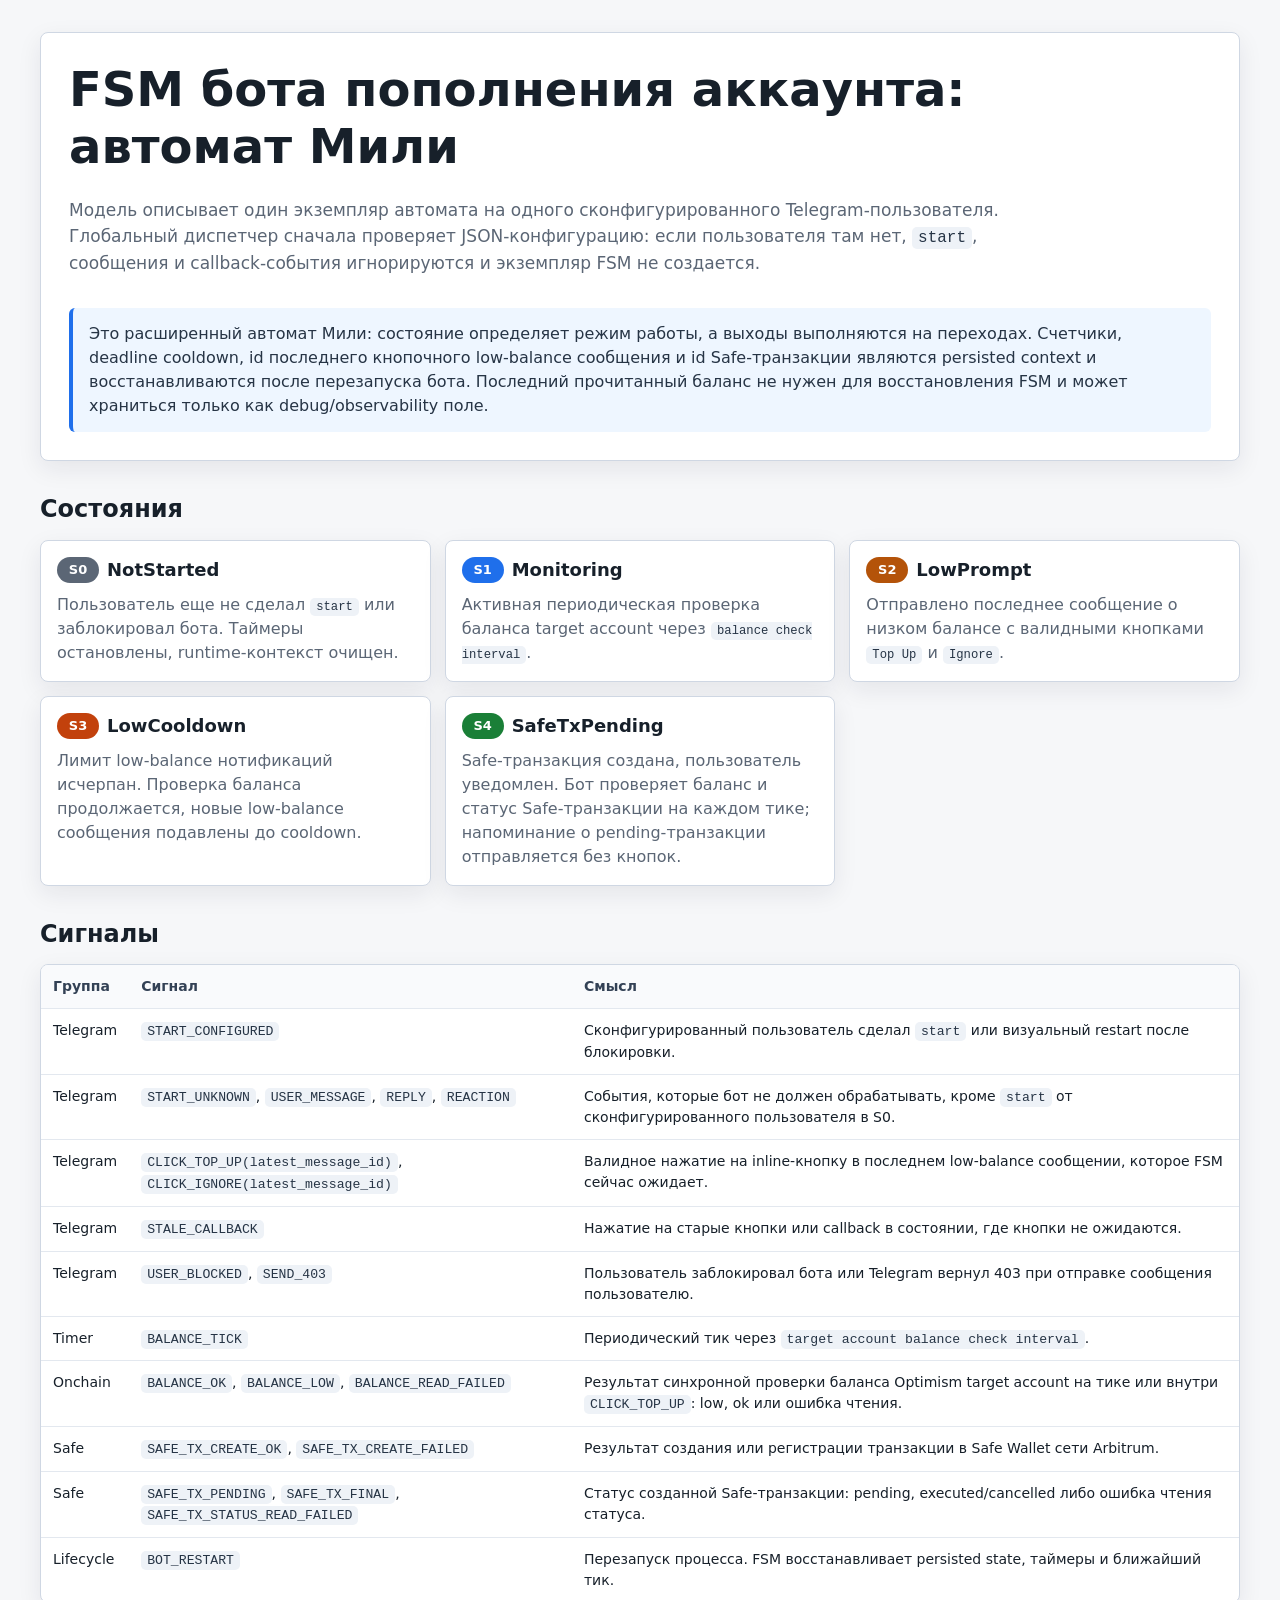
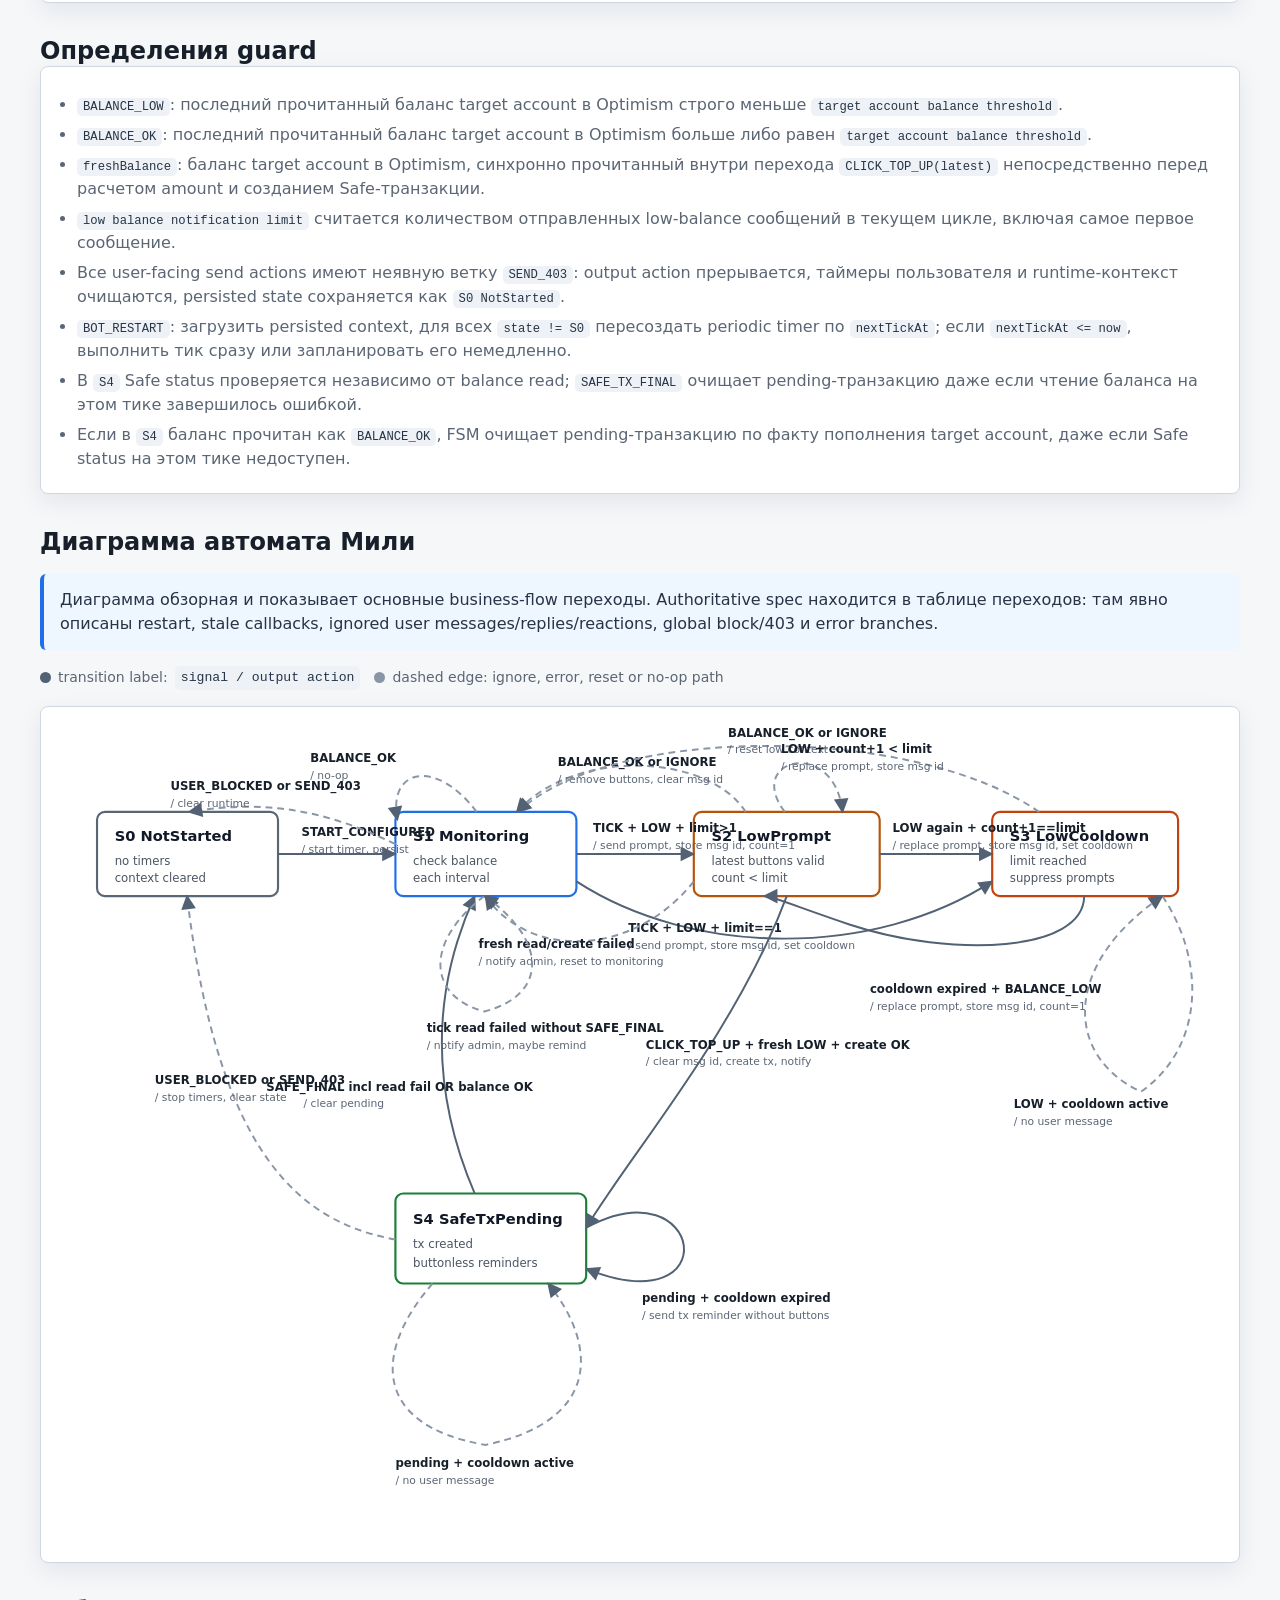
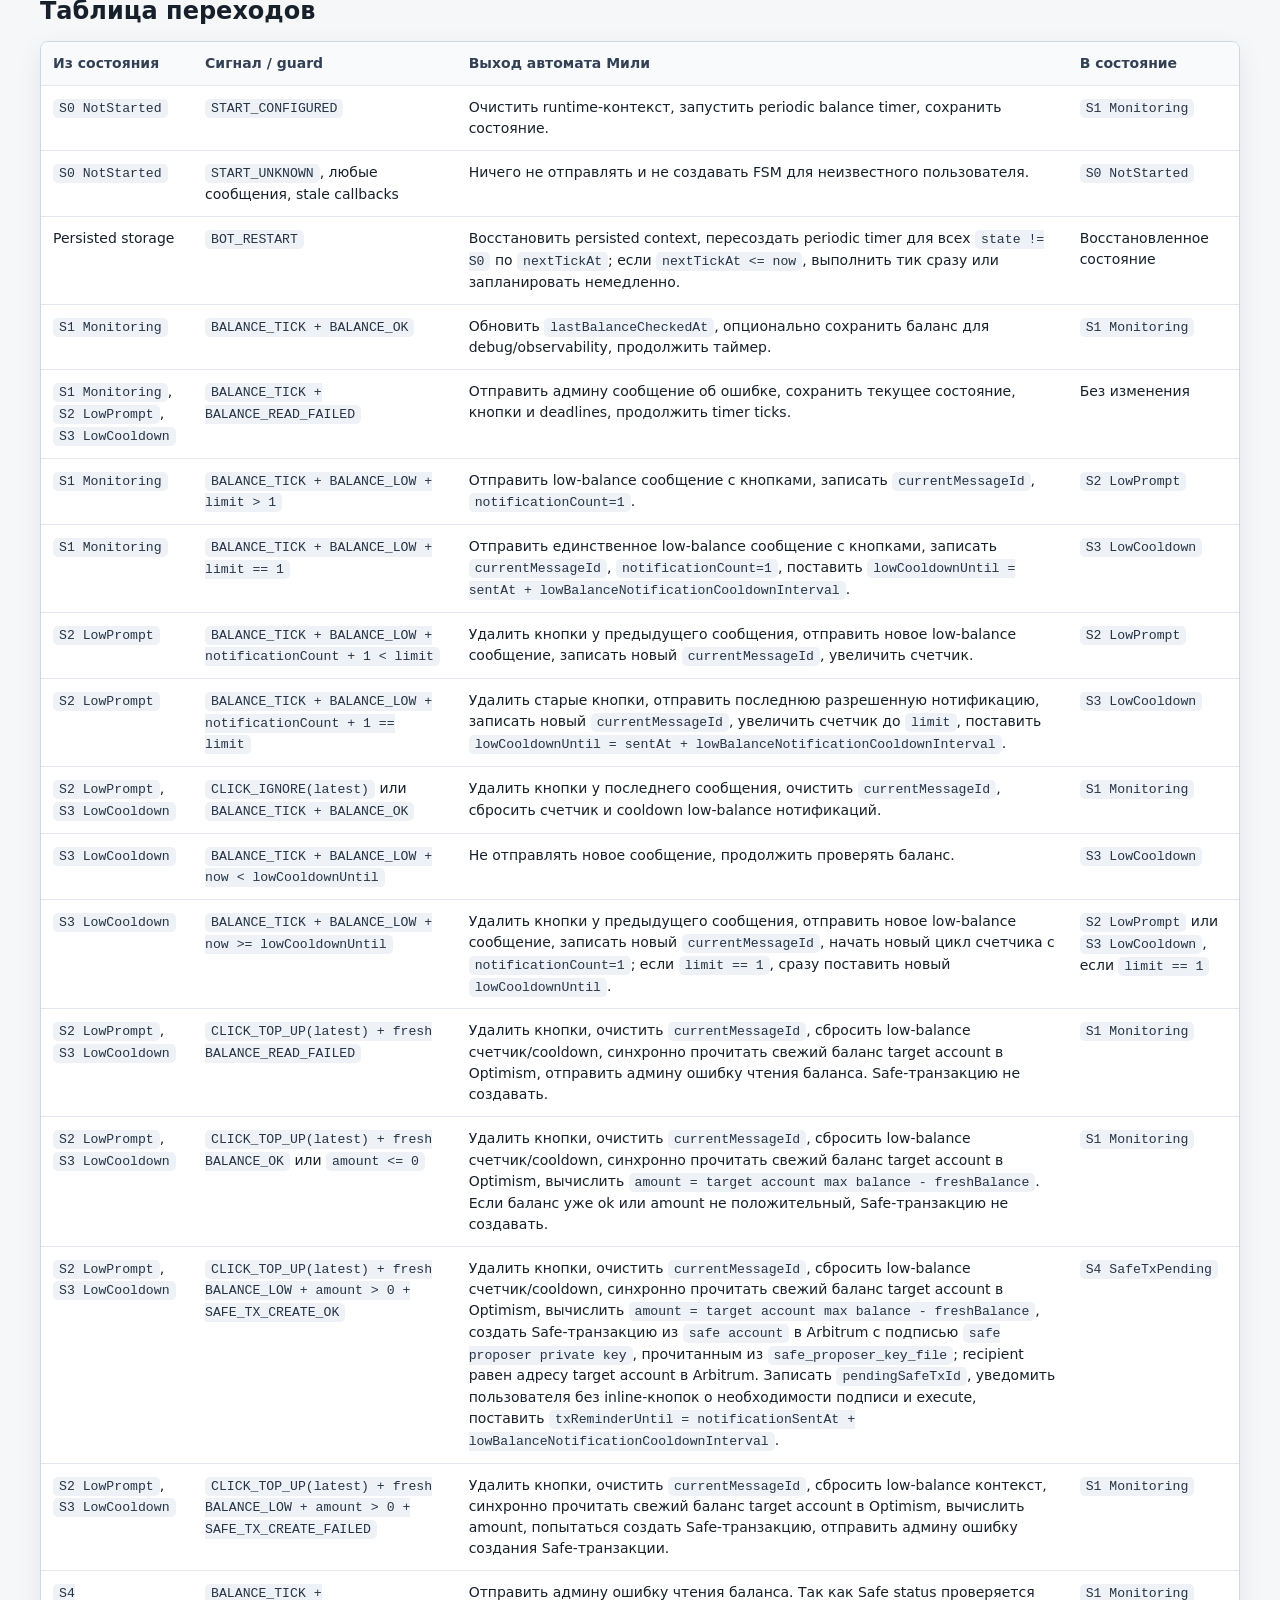
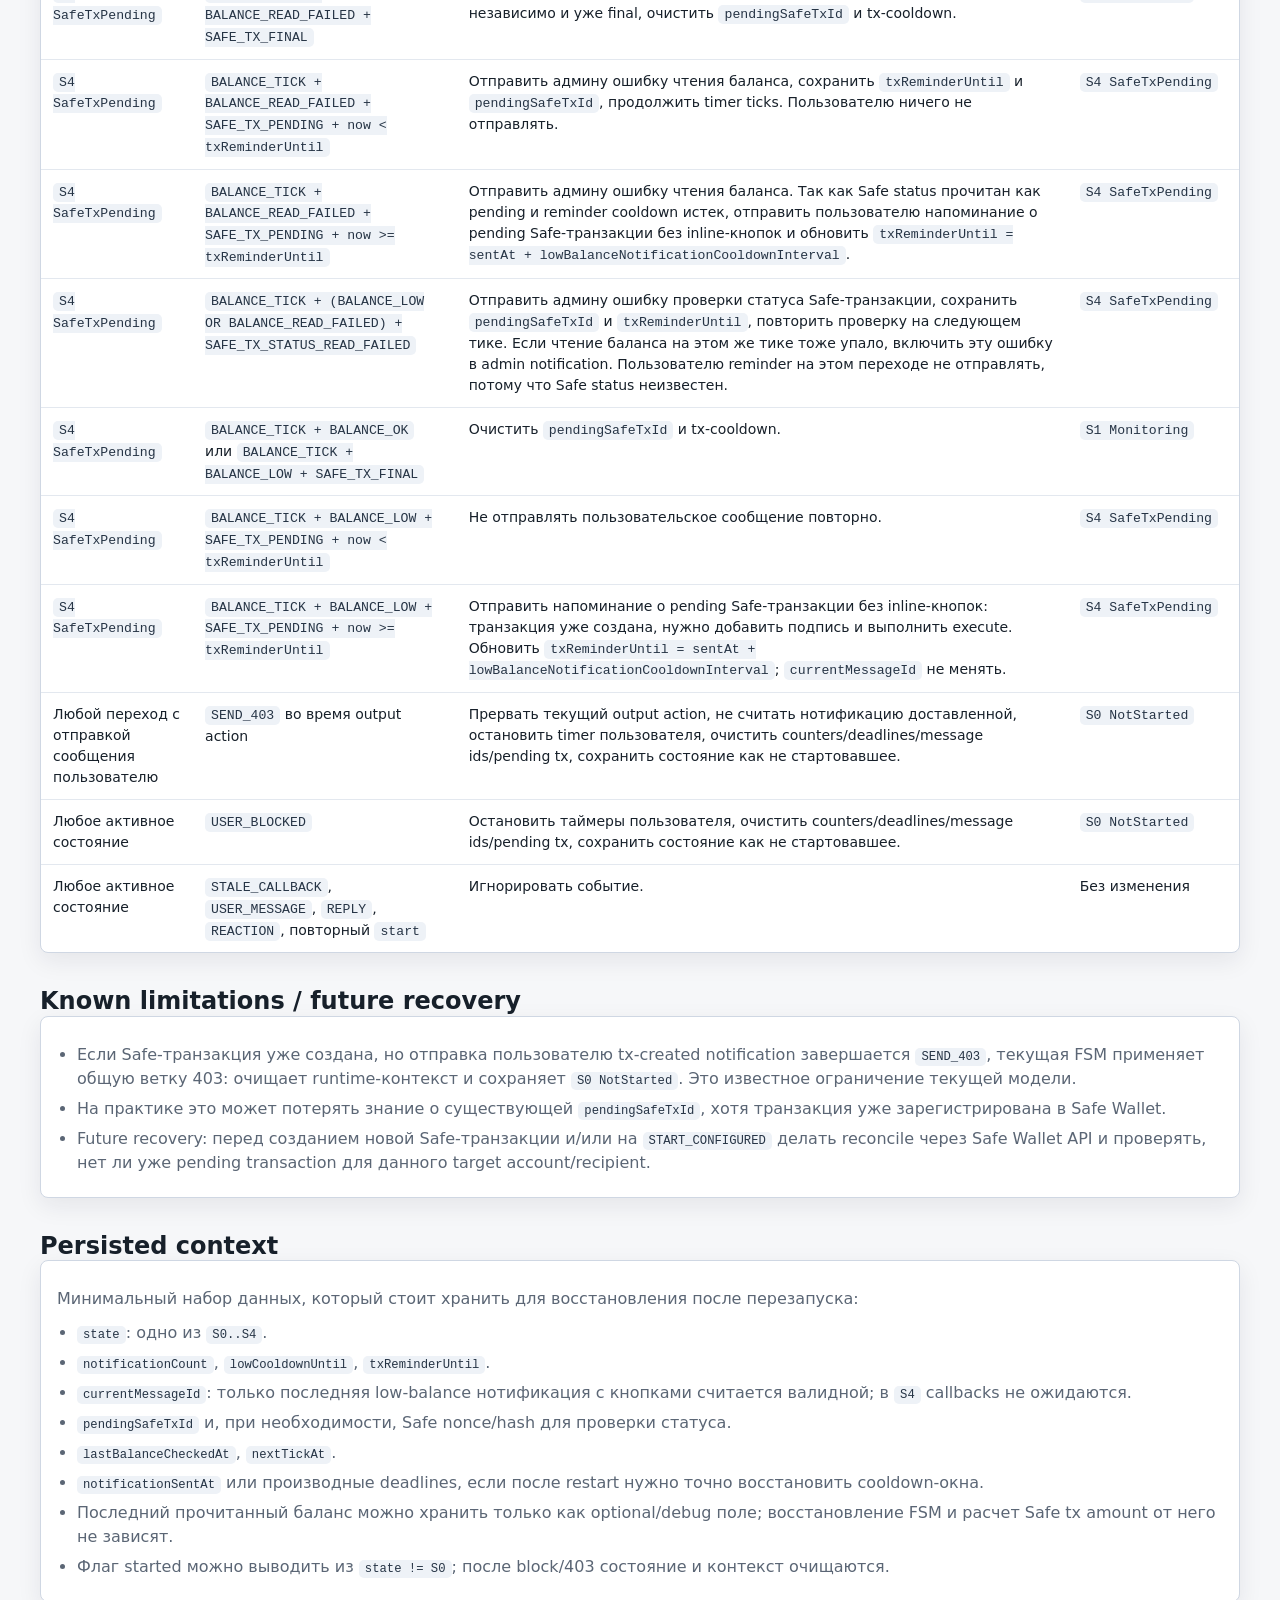
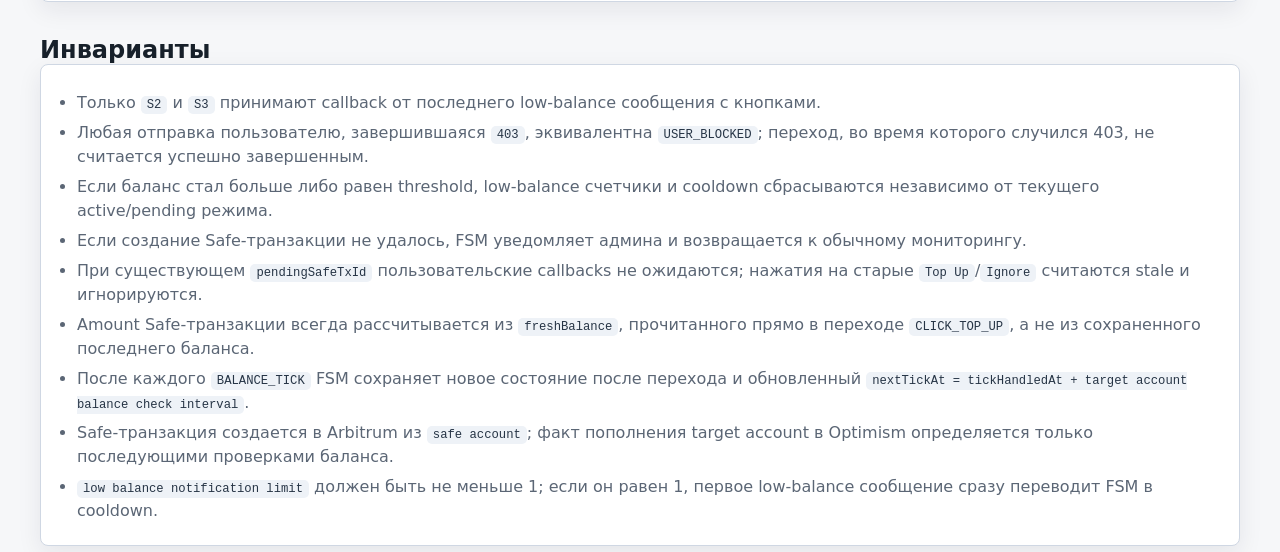
<file: docs/fsm-mealy.html>
<!doctype html>
<html lang="ru">
<head>
  <meta charset="utf-8">
  <meta name="viewport" content="width=device-width, initial-scale=1">
  <title>FSM бота пополнения аккаунта: автомат Мили</title>
  <style>
    :root {
      color-scheme: light;
      --bg: #f6f7f9;
      --panel: #ffffff;
      --ink: #17202a;
      --muted: #5b6675;
      --line: #cfd7e3;
      --blue: #1f6feb;
      --green: #1a7f37;
      --orange: #b45309;
      --red: #c2410c;
      --violet: #6f42c1;
      --cyan: #087990;
      --shadow: 0 8px 24px rgb(20 30 45 / 8%);
    }

    * {
      box-sizing: border-box;
    }

    body {
      margin: 0;
      background: var(--bg);
      color: var(--ink);
      font-family: Inter, ui-sans-serif, system-ui, -apple-system, BlinkMacSystemFont, "Segoe UI", sans-serif;
      line-height: 1.5;
    }

    main {
      max-width: 1240px;
      margin: 0 auto;
      padding: 32px 20px 56px;
    }

    h1,
    h2,
    h3 {
      line-height: 1.18;
      margin: 0;
    }

    h1 {
      font-size: clamp(30px, 4vw, 48px);
      max-width: 920px;
    }

    h2 {
      margin-top: 34px;
      font-size: 24px;
    }

    h3 {
      font-size: 18px;
    }

    p {
      margin: 10px 0 0;
      color: var(--muted);
    }

    code {
      padding: 2px 6px;
      border-radius: 5px;
      background: #eef2f7;
      color: #263445;
      font-size: 0.94em;
    }

    .hero {
      display: grid;
      gap: 14px;
      padding: 28px;
      border: 1px solid var(--line);
      border-radius: 8px;
      background: var(--panel);
      box-shadow: var(--shadow);
    }

    .hero p {
      max-width: 980px;
      font-size: 17px;
    }

    .note {
      margin-top: 18px;
      padding: 14px 16px;
      border-left: 4px solid var(--blue);
      background: #eef6ff;
      color: #263445;
      border-radius: 6px;
    }

    .grid {
      display: grid;
      grid-template-columns: repeat(3, minmax(0, 1fr));
      gap: 14px;
      margin-top: 16px;
    }

    .card,
    .table-wrap,
    .diagram-wrap {
      border: 1px solid var(--line);
      border-radius: 8px;
      background: var(--panel);
      box-shadow: var(--shadow);
    }

    .card {
      padding: 16px;
    }

    .card h3 {
      display: flex;
      align-items: center;
      gap: 8px;
    }

    .badge {
      display: inline-flex;
      align-items: center;
      justify-content: center;
      min-width: 42px;
      height: 26px;
      padding: 0 9px;
      border-radius: 999px;
      color: #fff;
      font-weight: 700;
      font-size: 13px;
      letter-spacing: 0;
    }

    .s0 { background: var(--muted); }
    .s1 { background: var(--blue); }
    .s2 { background: var(--orange); }
    .s3 { background: var(--red); }
    .s4 { background: var(--green); }
    .sig { background: var(--cyan); }

    .table-wrap {
      margin-top: 16px;
      overflow: auto;
    }

    table {
      width: 100%;
      min-width: 880px;
      border-collapse: collapse;
      font-size: 14px;
    }

    th,
    td {
      padding: 11px 12px;
      border-bottom: 1px solid #e3e8ef;
      vertical-align: top;
      text-align: left;
    }

    th {
      position: sticky;
      top: 0;
      background: #f9fafc;
      color: #334155;
      font-weight: 700;
      z-index: 1;
    }

    tr:last-child td {
      border-bottom: 0;
    }

    .diagram-wrap {
      margin-top: 16px;
      padding: 12px;
      overflow: auto;
    }

    svg {
      display: block;
      min-width: 1120px;
      width: 100%;
      height: auto;
      font-family: inherit;
    }

    .state-box {
      fill: #fff;
      stroke-width: 2.2;
      rx: 8;
    }

    .state-title {
      font-weight: 800;
      font-size: 15px;
      fill: #111827;
    }

    .state-subtitle {
      font-size: 12px;
      fill: #4b5563;
    }

    .edge {
      fill: none;
      stroke: #526173;
      stroke-width: 2;
      marker-end: url(#arrow);
    }

    .edge-soft {
      stroke: #8a96a6;
      stroke-dasharray: 7 5;
    }

    .edge-label {
      fill: #17202a;
      font-size: 12px;
      font-weight: 650;
    }

    .edge-action {
      fill: #5b6675;
      font-size: 11px;
    }

    .legend {
      display: flex;
      flex-wrap: wrap;
      gap: 8px 14px;
      margin-top: 16px;
      color: var(--muted);
      font-size: 14px;
    }

    .legend span {
      display: inline-flex;
      align-items: center;
      gap: 7px;
    }

    .dot {
      width: 11px;
      height: 11px;
      border-radius: 50%;
      background: currentColor;
    }

    .compact-list {
      margin: 10px 0 0;
      padding-left: 20px;
      color: var(--muted);
    }

    .compact-list li {
      margin: 6px 0;
    }

    @media (max-width: 860px) {
      main {
        padding: 20px 12px 42px;
      }

      .hero {
        padding: 20px;
      }

      .grid {
        grid-template-columns: 1fr;
      }

      table {
        min-width: 760px;
      }
    }
  </style>
</head>
<body>
<main>
  <section class="hero">
    <h1>FSM бота пополнения аккаунта: автомат Мили</h1>
    <p>
      Модель описывает один экземпляр автомата на одного сконфигурированного Telegram-пользователя.
      Глобальный диспетчер сначала проверяет JSON-конфигурацию: если пользователя там нет, <code>start</code>,
      сообщения и callback-события игнорируются и экземпляр FSM не создается.
    </p>
    <div class="note">
      Это расширенный автомат Мили: состояние определяет режим работы, а выходы выполняются на переходах.
      Счетчики, deadline cooldown, id последнего кнопочного low-balance сообщения и id Safe-транзакции
      являются persisted context и восстанавливаются после перезапуска бота. Последний прочитанный баланс не нужен
      для восстановления FSM и может храниться только как debug/observability поле.
    </div>
  </section>

  <h2>Состояния</h2>
  <section class="grid" aria-label="Состояния FSM">
    <article class="card">
      <h3><span class="badge s0">S0</span> NotStarted</h3>
      <p>Пользователь еще не сделал <code>start</code> или заблокировал бота. Таймеры остановлены, runtime-контекст очищен.</p>
    </article>
    <article class="card">
      <h3><span class="badge s1">S1</span> Monitoring</h3>
      <p>Активная периодическая проверка баланса target account через <code>balance check interval</code>.</p>
    </article>
    <article class="card">
      <h3><span class="badge s2">S2</span> LowPrompt</h3>
      <p>Отправлено последнее сообщение о низком балансе с валидными кнопками <code>Top Up</code> и <code>Ignore</code>.</p>
    </article>
    <article class="card">
      <h3><span class="badge s3">S3</span> LowCooldown</h3>
      <p>Лимит low-balance нотификаций исчерпан. Проверка баланса продолжается, новые low-balance сообщения подавлены до cooldown.</p>
    </article>
    <article class="card">
      <h3><span class="badge s4">S4</span> SafeTxPending</h3>
      <p>Safe-транзакция создана, пользователь уведомлен. Бот проверяет баланс и статус Safe-транзакции на каждом тике; напоминание о pending-транзакции отправляется без кнопок.</p>
    </article>
  </section>

  <h2>Сигналы</h2>
  <div class="table-wrap">
    <table>
      <thead>
        <tr>
          <th>Группа</th>
          <th>Сигнал</th>
          <th>Смысл</th>
        </tr>
      </thead>
      <tbody>
        <tr>
          <td>Telegram</td>
          <td><code>START_CONFIGURED</code></td>
          <td>Сконфигурированный пользователь сделал <code>start</code> или визуальный restart после блокировки.</td>
        </tr>
        <tr>
          <td>Telegram</td>
          <td><code>START_UNKNOWN</code>, <code>USER_MESSAGE</code>, <code>REPLY</code>, <code>REACTION</code></td>
          <td>События, которые бот не должен обрабатывать, кроме <code>start</code> от сконфигурированного пользователя в S0.</td>
        </tr>
        <tr>
          <td>Telegram</td>
          <td><code>CLICK_TOP_UP(latest_message_id)</code>, <code>CLICK_IGNORE(latest_message_id)</code></td>
          <td>Валидное нажатие на inline-кнопку в последнем low-balance сообщении, которое FSM сейчас ожидает.</td>
        </tr>
        <tr>
          <td>Telegram</td>
          <td><code>STALE_CALLBACK</code></td>
          <td>Нажатие на старые кнопки или callback в состоянии, где кнопки не ожидаются.</td>
        </tr>
        <tr>
          <td>Telegram</td>
          <td><code>USER_BLOCKED</code>, <code>SEND_403</code></td>
          <td>Пользователь заблокировал бота или Telegram вернул 403 при отправке сообщения пользователю.</td>
        </tr>
        <tr>
          <td>Timer</td>
          <td><code>BALANCE_TICK</code></td>
          <td>Периодический тик через <code>target account balance check interval</code>.</td>
        </tr>
        <tr>
          <td>Onchain</td>
          <td><code>BALANCE_OK</code>, <code>BALANCE_LOW</code>, <code>BALANCE_READ_FAILED</code></td>
          <td>Результат синхронной проверки баланса Optimism target account на тике или внутри <code>CLICK_TOP_UP</code>: low, ok или ошибка чтения.</td>
        </tr>
        <tr>
          <td>Safe</td>
          <td><code>SAFE_TX_CREATE_OK</code>, <code>SAFE_TX_CREATE_FAILED</code></td>
          <td>Результат создания или регистрации транзакции в Safe Wallet сети Arbitrum.</td>
        </tr>
        <tr>
          <td>Safe</td>
          <td><code>SAFE_TX_PENDING</code>, <code>SAFE_TX_FINAL</code>, <code>SAFE_TX_STATUS_READ_FAILED</code></td>
          <td>Статус созданной Safe-транзакции: pending, executed/cancelled либо ошибка чтения статуса.</td>
        </tr>
        <tr>
          <td>Lifecycle</td>
          <td><code>BOT_RESTART</code></td>
          <td>Перезапуск процесса. FSM восстанавливает persisted state, таймеры и ближайший тик.</td>
        </tr>
      </tbody>
    </table>
  </div>

  <h2>Определения guard</h2>
  <section class="card">
    <ul class="compact-list">
      <li><code>BALANCE_LOW</code>: последний прочитанный баланс target account в Optimism строго меньше <code>target account balance threshold</code>.</li>
      <li><code>BALANCE_OK</code>: последний прочитанный баланс target account в Optimism больше либо равен <code>target account balance threshold</code>.</li>
      <li><code>freshBalance</code>: баланс target account в Optimism, синхронно прочитанный внутри перехода <code>CLICK_TOP_UP(latest)</code> непосредственно перед расчетом amount и созданием Safe-транзакции.</li>
      <li><code>low balance notification limit</code> считается количеством отправленных low-balance сообщений в текущем цикле, включая самое первое сообщение.</li>
      <li>Все user-facing send actions имеют неявную ветку <code>SEND_403</code>: output action прерывается, таймеры пользователя и runtime-контекст очищаются, persisted state сохраняется как <code>S0 NotStarted</code>.</li>
      <li><code>BOT_RESTART</code>: загрузить persisted context, для всех <code>state != S0</code> пересоздать periodic timer по <code>nextTickAt</code>; если <code>nextTickAt &lt;= now</code>, выполнить тик сразу или запланировать его немедленно.</li>
      <li>В <code>S4</code> Safe status проверяется независимо от balance read; <code>SAFE_TX_FINAL</code> очищает pending-транзакцию даже если чтение баланса на этом тике завершилось ошибкой.</li>
      <li>Если в <code>S4</code> баланс прочитан как <code>BALANCE_OK</code>, FSM очищает pending-транзакцию по факту пополнения target account, даже если Safe status на этом тике недоступен.</li>
    </ul>
  </section>

  <h2>Диаграмма автомата Мили</h2>
  <div class="note">
    Диаграмма обзорная и показывает основные business-flow переходы. Authoritative spec находится в таблице переходов:
    там явно описаны restart, stale callbacks, ignored user messages/replies/reactions, global block/403 и error branches.
  </div>
  <div class="legend" aria-label="Легенда">
    <span><i class="dot" style="color: #526173"></i>transition label: <code>signal / output action</code></span>
    <span><i class="dot" style="color: #8a96a6"></i>dashed edge: ignore, error, reset or no-op path</span>
  </div>
  <section class="diagram-wrap" aria-label="Диаграмма FSM">
    <svg viewBox="0 0 1200 850" role="img" aria-labelledby="diagram-title diagram-desc">
      <title id="diagram-title">Автомат Мили для бота пополнения аккаунта</title>
      <desc id="diagram-desc">Состояния и основные переходы для одного сконфигурированного пользователя.</desc>
      <defs>
        <marker id="arrow" viewBox="0 0 12 12" refX="10" refY="6" markerWidth="9" markerHeight="9" orient="auto-start-reverse">
          <path d="M 1 1 L 11 6 L 1 11 z" fill="#526173"></path>
        </marker>
      </defs>

      <!-- States -->
      <g transform="translate(45 95)">
        <rect class="state-box" width="185" height="86" stroke="#5b6675"></rect>
        <text class="state-title" x="18" y="30">S0 NotStarted</text>
        <text class="state-subtitle" x="18" y="54">no timers</text>
        <text class="state-subtitle" x="18" y="72">context cleared</text>
      </g>

      <g transform="translate(350 95)">
        <rect class="state-box" width="185" height="86" stroke="#1f6feb"></rect>
        <text class="state-title" x="18" y="30">S1 Monitoring</text>
        <text class="state-subtitle" x="18" y="54">check balance</text>
        <text class="state-subtitle" x="18" y="72">each interval</text>
      </g>

      <g transform="translate(655 95)">
        <rect class="state-box" width="190" height="86" stroke="#b45309"></rect>
        <text class="state-title" x="18" y="30">S2 LowPrompt</text>
        <text class="state-subtitle" x="18" y="54">latest buttons valid</text>
        <text class="state-subtitle" x="18" y="72">count &lt; limit</text>
      </g>

      <g transform="translate(960 95)">
        <rect class="state-box" width="190" height="86" stroke="#c2410c"></rect>
        <text class="state-title" x="18" y="30">S3 LowCooldown</text>
        <text class="state-subtitle" x="18" y="54">limit reached</text>
        <text class="state-subtitle" x="18" y="72">suppress prompts</text>
      </g>

      <g transform="translate(350 485)">
        <rect class="state-box" width="195" height="92" stroke="#1a7f37"></rect>
        <text class="state-title" x="18" y="31">S4 SafeTxPending</text>
        <text class="state-subtitle" x="18" y="56">tx created</text>
        <text class="state-subtitle" x="18" y="75">buttonless reminders</text>
      </g>

      <!-- Main transitions -->
      <path class="edge" d="M 230 138 C 272 138 302 138 350 138"></path>
      <text class="edge-label" x="254" y="120">START_CONFIGURED</text>
      <text class="edge-action" x="254" y="137">/ start timer, persist</text>

      <path class="edge" d="M 535 138 C 578 138 610 138 655 138"></path>
      <text class="edge-label" x="552" y="116">TICK + LOW + limit&gt;1</text>
      <text class="edge-action" x="552" y="133">/ send prompt, store msg id, count=1</text>

      <path class="edge" d="M 535 166 C 655 244 840 244 960 166"></path>
      <text class="edge-label" x="588" y="218">TICK + LOW + limit==1</text>
      <text class="edge-action" x="588" y="235">/ send prompt, store msg id, set cooldown</text>

      <path class="edge" d="M 845 138 C 886 138 918 138 960 138"></path>
      <text class="edge-label" x="858" y="116">LOW again + count+1==limit</text>
      <text class="edge-action" x="858" y="133">/ replace prompt, store msg id, set cooldown</text>

      <path class="edge" d="M 1054 181 C 1054 238 920 245 814 210 C 763 193 735 181 727 181"></path>
      <text class="edge-label" x="835" y="280">cooldown expired + BALANCE_LOW</text>
      <text class="edge-action" x="835" y="297">/ replace prompt, store msg id, count=1</text>

      <path class="edge" d="M 750 181 C 698 320 590 445 545 520"></path>
      <text class="edge-label" x="606" y="337">CLICK_TOP_UP + fresh LOW + create OK</text>
      <text class="edge-action" x="606" y="354">/ clear msg id, create tx, notify</text>

      <path class="edge" d="M 431 485 C 386 380 386 280 431 181"></path>
      <text class="edge-label" x="218" y="380">SAFE_FINAL incl read fail OR balance OK</text>
      <text class="edge-action" x="256" y="397">/ clear pending</text>

      <!-- Return/reset transitions -->
      <path class="edge edge-soft" d="M 708 95 C 670 35 533 29 474 95"></path>
      <text class="edge-label" x="516" y="48">BALANCE_OK or IGNORE</text>
      <text class="edge-action" x="516" y="65">/ remove buttons, clear msg id</text>

      <path class="edge edge-soft" d="M 1008 95 C 879 5 572 5 475 95"></path>
      <text class="edge-label" x="690" y="18">BALANCE_OK or IGNORE</text>
      <text class="edge-action" x="690" y="35">/ reset low context</text>

      <path class="edge edge-soft" d="M 433 95 C 393 41 342 49 352 103"></path>
      <text class="edge-label" x="263" y="44">BALANCE_OK</text>
      <text class="edge-action" x="263" y="61">/ no-op</text>

      <path class="edge edge-soft" d="M 655 166 C 592 245 486 245 442 181"></path>
      <text class="edge-label" x="435" y="234">fresh read/create failed</text>
      <text class="edge-action" x="435" y="251">/ notify admin, reset to monitoring</text>

      <path class="edge edge-soft" d="M 350 532 C 255 515 169 449 137 181"></path>
      <text class="edge-label" x="104" y="373">USER_BLOCKED or SEND_403</text>
      <text class="edge-action" x="104" y="390">/ stop timers, clear state</text>

      <path class="edge edge-soft" d="M 350 128 C 279 93 217 82 139 95"></path>
      <text class="edge-label" x="120" y="73">USER_BLOCKED or SEND_403</text>
      <text class="edge-action" x="120" y="90">/ clear runtime</text>

      <!-- Self loops -->
      <path class="edge edge-soft" d="M 441 181 C 381 226 381 283 441 299 C 506 282 506 226 441 181"></path>
      <text class="edge-label" x="382" y="320">tick read failed without SAFE_FINAL</text>
      <text class="edge-action" x="382" y="337">/ notify admin, maybe remind</text>

      <path class="edge edge-soft" d="M 748 95 C 706 40 799 18 807 95"></path>
      <text class="edge-label" x="744" y="35">LOW + count+1 &lt; limit</text>
      <text class="edge-action" x="744" y="52">/ replace prompt, store msg id</text>

      <path class="edge edge-soft" d="M 1134 181 C 1180 250 1175 337 1112 381 C 1033 344 1032 250 1134 181"></path>
      <text class="edge-label" x="982" y="398">LOW + cooldown active</text>
      <text class="edge-action" x="982" y="415">/ no user message</text>

      <path class="edge edge-soft" d="M 388 577 C 331 642 321 721 442 742 C 559 718 558 641 506 577"></path>
      <text class="edge-label" x="350" y="765">pending + cooldown active</text>
      <text class="edge-action" x="350" y="782">/ no user message</text>

      <path class="edge" d="M 545 520 C 665 455 691 620 545 562"></path>
      <text class="edge-label" x="602" y="596">pending + cooldown expired</text>
      <text class="edge-action" x="602" y="613">/ send tx reminder without buttons</text>
    </svg>
  </section>

  <h2>Таблица переходов</h2>
  <div class="table-wrap">
    <table>
      <thead>
        <tr>
          <th>Из состояния</th>
          <th>Сигнал / guard</th>
          <th>Выход автомата Мили</th>
          <th>В состояние</th>
        </tr>
      </thead>
      <tbody>
        <tr>
          <td><code>S0 NotStarted</code></td>
          <td><code>START_CONFIGURED</code></td>
          <td>Очистить runtime-контекст, запустить periodic balance timer, сохранить состояние.</td>
          <td><code>S1 Monitoring</code></td>
        </tr>
        <tr>
          <td><code>S0 NotStarted</code></td>
          <td><code>START_UNKNOWN</code>, любые сообщения, stale callbacks</td>
          <td>Ничего не отправлять и не создавать FSM для неизвестного пользователя.</td>
          <td><code>S0 NotStarted</code></td>
        </tr>
        <tr>
          <td>Persisted storage</td>
          <td><code>BOT_RESTART</code></td>
          <td>Восстановить persisted context, пересоздать periodic timer для всех <code>state != S0</code> по <code>nextTickAt</code>; если <code>nextTickAt &lt;= now</code>, выполнить тик сразу или запланировать немедленно.</td>
          <td>Восстановленное состояние</td>
        </tr>
        <tr>
          <td><code>S1 Monitoring</code></td>
          <td><code>BALANCE_TICK + BALANCE_OK</code></td>
          <td>Обновить <code>lastBalanceCheckedAt</code>, опционально сохранить баланс для debug/observability, продолжить таймер.</td>
          <td><code>S1 Monitoring</code></td>
        </tr>
        <tr>
          <td><code>S1 Monitoring</code>, <code>S2 LowPrompt</code>, <code>S3 LowCooldown</code></td>
          <td><code>BALANCE_TICK + BALANCE_READ_FAILED</code></td>
          <td>Отправить админу сообщение об ошибке, сохранить текущее состояние, кнопки и deadlines, продолжить timer ticks.</td>
          <td>Без изменения</td>
        </tr>
        <tr>
          <td><code>S1 Monitoring</code></td>
          <td><code>BALANCE_TICK + BALANCE_LOW + limit &gt; 1</code></td>
          <td>Отправить low-balance сообщение с кнопками, записать <code>currentMessageId</code>, <code>notificationCount=1</code>.</td>
          <td><code>S2 LowPrompt</code></td>
        </tr>
        <tr>
          <td><code>S1 Monitoring</code></td>
          <td><code>BALANCE_TICK + BALANCE_LOW + limit == 1</code></td>
          <td>Отправить единственное low-balance сообщение с кнопками, записать <code>currentMessageId</code>, <code>notificationCount=1</code>, поставить <code>lowCooldownUntil = sentAt + lowBalanceNotificationCooldownInterval</code>.</td>
          <td><code>S3 LowCooldown</code></td>
        </tr>
        <tr>
          <td><code>S2 LowPrompt</code></td>
          <td><code>BALANCE_TICK + BALANCE_LOW + notificationCount + 1 &lt; limit</code></td>
          <td>Удалить кнопки у предыдущего сообщения, отправить новое low-balance сообщение, записать новый <code>currentMessageId</code>, увеличить счетчик.</td>
          <td><code>S2 LowPrompt</code></td>
        </tr>
        <tr>
          <td><code>S2 LowPrompt</code></td>
          <td><code>BALANCE_TICK + BALANCE_LOW + notificationCount + 1 == limit</code></td>
          <td>Удалить старые кнопки, отправить последнюю разрешенную нотификацию, записать новый <code>currentMessageId</code>, увеличить счетчик до <code>limit</code>, поставить <code>lowCooldownUntil = sentAt + lowBalanceNotificationCooldownInterval</code>.</td>
          <td><code>S3 LowCooldown</code></td>
        </tr>
        <tr>
          <td><code>S2 LowPrompt</code>, <code>S3 LowCooldown</code></td>
          <td><code>CLICK_IGNORE(latest)</code> или <code>BALANCE_TICK + BALANCE_OK</code></td>
          <td>Удалить кнопки у последнего сообщения, очистить <code>currentMessageId</code>, сбросить счетчик и cooldown low-balance нотификаций.</td>
          <td><code>S1 Monitoring</code></td>
        </tr>
        <tr>
          <td><code>S3 LowCooldown</code></td>
          <td><code>BALANCE_TICK + BALANCE_LOW + now &lt; lowCooldownUntil</code></td>
          <td>Не отправлять новое сообщение, продолжить проверять баланс.</td>
          <td><code>S3 LowCooldown</code></td>
        </tr>
        <tr>
          <td><code>S3 LowCooldown</code></td>
          <td><code>BALANCE_TICK + BALANCE_LOW + now &gt;= lowCooldownUntil</code></td>
          <td>Удалить кнопки у предыдущего сообщения, отправить новое low-balance сообщение, записать новый <code>currentMessageId</code>, начать новый цикл счетчика с <code>notificationCount=1</code>; если <code>limit == 1</code>, сразу поставить новый <code>lowCooldownUntil</code>.</td>
          <td><code>S2 LowPrompt</code> или <code>S3 LowCooldown</code>, если <code>limit == 1</code></td>
        </tr>
        <tr>
          <td><code>S2 LowPrompt</code>, <code>S3 LowCooldown</code></td>
          <td><code>CLICK_TOP_UP(latest) + fresh BALANCE_READ_FAILED</code></td>
          <td>Удалить кнопки, очистить <code>currentMessageId</code>, сбросить low-balance счетчик/cooldown, синхронно прочитать свежий баланс target account в Optimism, отправить админу ошибку чтения баланса. Safe-транзакцию не создавать.</td>
          <td><code>S1 Monitoring</code></td>
        </tr>
        <tr>
          <td><code>S2 LowPrompt</code>, <code>S3 LowCooldown</code></td>
          <td><code>CLICK_TOP_UP(latest) + fresh BALANCE_OK</code> или <code>amount &lt;= 0</code></td>
          <td>Удалить кнопки, очистить <code>currentMessageId</code>, сбросить low-balance счетчик/cooldown, синхронно прочитать свежий баланс target account в Optimism, вычислить <code>amount = target account max balance - freshBalance</code>. Если баланс уже ok или amount не положительный, Safe-транзакцию не создавать.</td>
          <td><code>S1 Monitoring</code></td>
        </tr>
        <tr>
          <td><code>S2 LowPrompt</code>, <code>S3 LowCooldown</code></td>
          <td><code>CLICK_TOP_UP(latest) + fresh BALANCE_LOW + amount &gt; 0 + SAFE_TX_CREATE_OK</code></td>
          <td>Удалить кнопки, очистить <code>currentMessageId</code>, сбросить low-balance счетчик/cooldown, синхронно прочитать свежий баланс target account в Optimism, вычислить <code>amount = target account max balance - freshBalance</code>, создать Safe-транзакцию из <code>safe account</code> в Arbitrum с подписью <code>safe proposer private key</code>, прочитанным из <code>safe_proposer_key_file</code>; recipient равен адресу target account в Arbitrum. Записать <code>pendingSafeTxId</code>, уведомить пользователя без inline-кнопок о необходимости подписи и execute, поставить <code>txReminderUntil = notificationSentAt + lowBalanceNotificationCooldownInterval</code>.</td>
          <td><code>S4 SafeTxPending</code></td>
        </tr>
        <tr>
          <td><code>S2 LowPrompt</code>, <code>S3 LowCooldown</code></td>
          <td><code>CLICK_TOP_UP(latest) + fresh BALANCE_LOW + amount &gt; 0 + SAFE_TX_CREATE_FAILED</code></td>
          <td>Удалить кнопки, очистить <code>currentMessageId</code>, сбросить low-balance контекст, синхронно прочитать свежий баланс target account в Optimism, вычислить amount, попытаться создать Safe-транзакцию, отправить админу ошибку создания Safe-транзакции.</td>
          <td><code>S1 Monitoring</code></td>
        </tr>
        <tr>
          <td><code>S4 SafeTxPending</code></td>
          <td><code>BALANCE_TICK + BALANCE_READ_FAILED + SAFE_TX_FINAL</code></td>
          <td>Отправить админу ошибку чтения баланса. Так как Safe status проверяется независимо и уже final, очистить <code>pendingSafeTxId</code> и tx-cooldown.</td>
          <td><code>S1 Monitoring</code></td>
        </tr>
        <tr>
          <td><code>S4 SafeTxPending</code></td>
          <td><code>BALANCE_TICK + BALANCE_READ_FAILED + SAFE_TX_PENDING + now &lt; txReminderUntil</code></td>
          <td>Отправить админу ошибку чтения баланса, сохранить <code>txReminderUntil</code> и <code>pendingSafeTxId</code>, продолжить timer ticks. Пользователю ничего не отправлять.</td>
          <td><code>S4 SafeTxPending</code></td>
        </tr>
        <tr>
          <td><code>S4 SafeTxPending</code></td>
          <td><code>BALANCE_TICK + BALANCE_READ_FAILED + SAFE_TX_PENDING + now &gt;= txReminderUntil</code></td>
          <td>Отправить админу ошибку чтения баланса. Так как Safe status прочитан как pending и reminder cooldown истек, отправить пользователю напоминание о pending Safe-транзакции без inline-кнопок и обновить <code>txReminderUntil = sentAt + lowBalanceNotificationCooldownInterval</code>.</td>
          <td><code>S4 SafeTxPending</code></td>
        </tr>
        <tr>
          <td><code>S4 SafeTxPending</code></td>
          <td><code>BALANCE_TICK + (BALANCE_LOW OR BALANCE_READ_FAILED) + SAFE_TX_STATUS_READ_FAILED</code></td>
          <td>Отправить админу ошибку проверки статуса Safe-транзакции, сохранить <code>pendingSafeTxId</code> и <code>txReminderUntil</code>, повторить проверку на следующем тике. Если чтение баланса на этом же тике тоже упало, включить эту ошибку в admin notification. Пользователю reminder на этом переходе не отправлять, потому что Safe status неизвестен.</td>
          <td><code>S4 SafeTxPending</code></td>
        </tr>
        <tr>
          <td><code>S4 SafeTxPending</code></td>
          <td><code>BALANCE_TICK + BALANCE_OK</code> или <code>BALANCE_TICK + BALANCE_LOW + SAFE_TX_FINAL</code></td>
          <td>Очистить <code>pendingSafeTxId</code> и tx-cooldown.</td>
          <td><code>S1 Monitoring</code></td>
        </tr>
        <tr>
          <td><code>S4 SafeTxPending</code></td>
          <td><code>BALANCE_TICK + BALANCE_LOW + SAFE_TX_PENDING + now &lt; txReminderUntil</code></td>
          <td>Не отправлять пользовательское сообщение повторно.</td>
          <td><code>S4 SafeTxPending</code></td>
        </tr>
        <tr>
          <td><code>S4 SafeTxPending</code></td>
          <td><code>BALANCE_TICK + BALANCE_LOW + SAFE_TX_PENDING + now &gt;= txReminderUntil</code></td>
          <td>Отправить напоминание о pending Safe-транзакции без inline-кнопок: транзакция уже создана, нужно добавить подпись и выполнить execute. Обновить <code>txReminderUntil = sentAt + lowBalanceNotificationCooldownInterval</code>; <code>currentMessageId</code> не менять.</td>
          <td><code>S4 SafeTxPending</code></td>
        </tr>
        <tr>
          <td>Любой переход с отправкой сообщения пользователю</td>
          <td><code>SEND_403</code> во время output action</td>
          <td>Прервать текущий output action, не считать нотификацию доставленной, остановить timer пользователя, очистить counters/deadlines/message ids/pending tx, сохранить состояние как не стартовавшее.</td>
          <td><code>S0 NotStarted</code></td>
        </tr>
        <tr>
          <td>Любое активное состояние</td>
          <td><code>USER_BLOCKED</code></td>
          <td>Остановить таймеры пользователя, очистить counters/deadlines/message ids/pending tx, сохранить состояние как не стартовавшее.</td>
          <td><code>S0 NotStarted</code></td>
        </tr>
        <tr>
          <td>Любое активное состояние</td>
          <td><code>STALE_CALLBACK</code>, <code>USER_MESSAGE</code>, <code>REPLY</code>, <code>REACTION</code>, повторный <code>start</code></td>
          <td>Игнорировать событие.</td>
          <td>Без изменения</td>
        </tr>
      </tbody>
    </table>
  </div>

  <h2>Known limitations / future recovery</h2>
  <section class="card">
    <ul class="compact-list">
      <li>Если Safe-транзакция уже создана, но отправка пользователю tx-created notification завершается <code>SEND_403</code>, текущая FSM применяет общую ветку 403: очищает runtime-контекст и сохраняет <code>S0 NotStarted</code>. Это известное ограничение текущей модели.</li>
      <li>На практике это может потерять знание о существующей <code>pendingSafeTxId</code>, хотя транзакция уже зарегистрирована в Safe Wallet.</li>
      <li>Future recovery: перед созданием новой Safe-транзакции и/или на <code>START_CONFIGURED</code> делать reconcile через Safe Wallet API и проверять, нет ли уже pending transaction для данного target account/recipient.</li>
    </ul>
  </section>

  <h2>Persisted context</h2>
  <section class="card">
    <p>Минимальный набор данных, который стоит хранить для восстановления после перезапуска:</p>
    <ul class="compact-list">
      <li><code>state</code>: одно из <code>S0..S4</code>.</li>
      <li><code>notificationCount</code>, <code>lowCooldownUntil</code>, <code>txReminderUntil</code>.</li>
      <li><code>currentMessageId</code>: только последняя low-balance нотификация с кнопками считается валидной; в <code>S4</code> callbacks не ожидаются.</li>
      <li><code>pendingSafeTxId</code> и, при необходимости, Safe nonce/hash для проверки статуса.</li>
      <li><code>lastBalanceCheckedAt</code>, <code>nextTickAt</code>.</li>
      <li><code>notificationSentAt</code> или производные deadlines, если после restart нужно точно восстановить cooldown-окна.</li>
      <li>Последний прочитанный баланс можно хранить только как optional/debug поле; восстановление FSM и расчет Safe tx amount от него не зависят.</li>
      <li>Флаг started можно выводить из <code>state != S0</code>; после block/403 состояние и контекст очищаются.</li>
    </ul>
  </section>

  <h2>Инварианты</h2>
  <section class="card">
    <ul class="compact-list">
      <li>Только <code>S2</code> и <code>S3</code> принимают callback от последнего low-balance сообщения с кнопками.</li>
      <li>Любая отправка пользователю, завершившаяся <code>403</code>, эквивалентна <code>USER_BLOCKED</code>; переход, во время которого случился 403, не считается успешно завершенным.</li>
      <li>Если баланс стал больше либо равен threshold, low-balance счетчики и cooldown сбрасываются независимо от текущего active/pending режима.</li>
      <li>Если создание Safe-транзакции не удалось, FSM уведомляет админа и возвращается к обычному мониторингу.</li>
      <li>При существующем <code>pendingSafeTxId</code> пользовательские callbacks не ожидаются; нажатия на старые <code>Top Up</code>/<code>Ignore</code> считаются stale и игнорируются.</li>
      <li>Amount Safe-транзакции всегда рассчитывается из <code>freshBalance</code>, прочитанного прямо в переходе <code>CLICK_TOP_UP</code>, а не из сохраненного последнего баланса.</li>
      <li>После каждого <code>BALANCE_TICK</code> FSM сохраняет новое состояние после перехода и обновленный <code>nextTickAt = tickHandledAt + target account balance check interval</code>.</li>
      <li>Safe-транзакция создается в Arbitrum из <code>safe account</code>; факт пополнения target account в Optimism определяется только последующими проверками баланса.</li>
      <li><code>low balance notification limit</code> должен быть не меньше 1; если он равен 1, первое low-balance сообщение сразу переводит FSM в cooldown.</li>
    </ul>
  </section>
</main>
</body>
</html>
</file>
